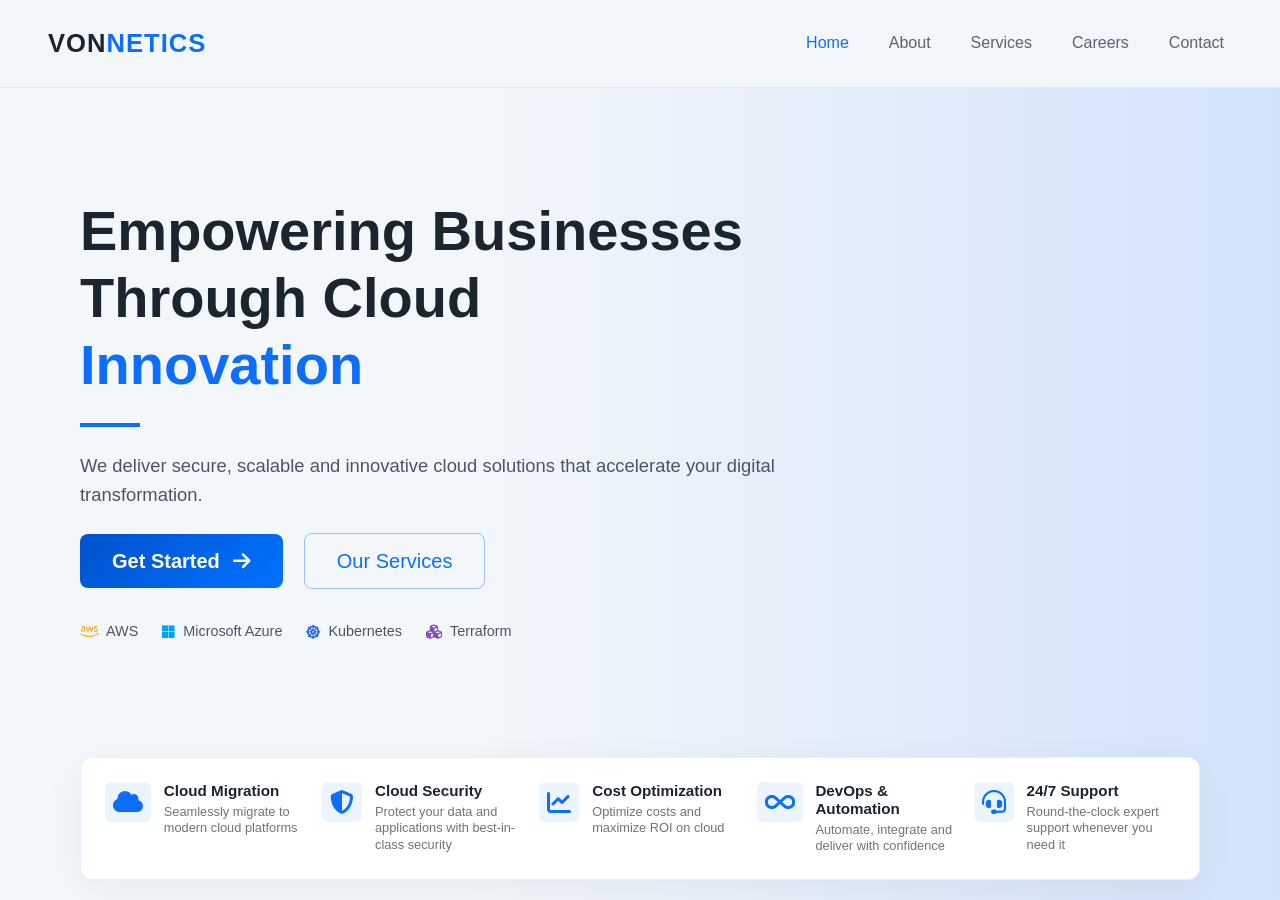
<file: index.html>
<!DOCTYPE html>
<html lang="en">
<head>
  <meta charset="UTF-8">
  <meta name="viewport" content="width=device-width, initial-scale=1.0">
  <title>Vonnetics | Premium Cloud Solutions</title>

  <link href="https://cdn.jsdelivr.net/npm/bootstrap@5.3.3/dist/css/bootstrap.min.css" rel="stylesheet">
  <link rel="stylesheet" href="https://cdnjs.cloudflare.com/ajax/libs/font-awesome/6.6.0/css/all.min.css">
  <link rel="stylesheet" href="/style.css">
</head>
<body>

<!-- Navbar -->
<nav class="navbar navbar-expand-lg navbar-light bg-white fixed-top">
  <div class="container-fluid px-5">

    <a class="navbar-brand fw-bold" href="/">
      VON<span>NETICS</span>
    </a>

    <button class="navbar-toggler"
            type="button"
            data-bs-toggle="collapse"
            data-bs-target="#navbar">
      <span class="navbar-toggler-icon"></span>
    </button>

    <div class="collapse navbar-collapse" id="navbar">
      <ul class="navbar-nav ms-auto">
        <li class="nav-item">
          <a class="nav-link active" href="/">Home</a>
        </li>
        <li class="nav-item">
          <a class="nav-link" href="/about">About</a>
        </li>
        <li class="nav-item">
          <a class="nav-link" href="/services">Services</a>
        </li>
        <li class="nav-item">
          <a class="nav-link" href="/careers">Careers</a>
        </li>
        <li class="nav-item">
          <a class="nav-link" href="/contact">Contact</a>
        </li>
      </ul>
    </div>

  </div>
</nav>

<!-- Hero Section -->
<section class="hero">

  <div class="container-fluid hero-inner-container">
    <div class="hero-content">


      <h1 class="hero-title">
        Empowering Businesses<br>
        Through Cloud<br>
        <span>Innovation</span>
      </h1>

      <div class="hero-line"></div>

      <p class="hero-text">
        We deliver secure, scalable and innovative cloud solutions
        that accelerate your digital transformation.
      </p>

      <div class="hero-buttons mt-4">
        <a href="/contact" class="btn btn-primary btn-lg me-3">
          Get Started
          <i class="fa-solid fa-arrow-right ms-2"></i>
        </a>

        <a href="/services" class="btn btn-outline-light btn-lg">
          Our Services
        </a>
      </div>

      <div class="tech-stack">
        <span>
          <i class="fa-brands fa-aws" style="color:#ff9900;"></i>
          AWS
        </span>

        <span>
          <i class="fa-brands fa-microsoft" style="color:#00a4ef;"></i>
          Microsoft Azure
        </span>

        <span>
          <i class="fa-solid fa-dharmachakra" style="color:#326ce5;"></i>
          Kubernetes
        </span>

        <span>
          <i class="fa-solid fa-cubes" style="color:#844fba;"></i>
          Terraform
        </span>
      </div>

    </div>
  </div>

  <!-- Bottom Features -->
  <div class="feature-container-block">

    <div class="feature-wrapper">

      <div class="feature-box">
        <i class="fa-solid fa-cloud"></i>
        <div>
          <h5>Cloud Migration</h5>
          <p>Seamlessly migrate to modern cloud platforms</p>
        </div>
      </div>

      <div class="feature-box">
        <i class="fa-solid fa-shield-halved"></i>
        <div>
          <h5>Cloud Security</h5>
          <p>Protect your data and applications with best-in-class security</p>
        </div>
      </div>

      <div class="feature-box">
        <i class="fa-solid fa-chart-line"></i>
        <div>
          <h5>Cost Optimization</h5>
          <p>Optimize costs and maximize ROI on cloud</p>
        </div>
      </div>

      <div class="feature-box">
        <i class="fa-solid fa-infinity"></i>
        <div>
          <h5>DevOps & Automation</h5>
          <p>Automate, integrate and deliver with confidence</p>
        </div>
      </div>

      <div class="feature-box">
        <i class="fa-solid fa-headset"></i>
        <div>
          <h5>24/7 Support</h5>
          <p>Round-the-clock expert support whenever you need it</p>
        </div>
      </div>

    </div>

  </div>

</section>

<script src="https://cdn.jsdelivr.net/npm/bootstrap@5.3.3/dist/js/bootstrap.bundle.min.js"></script>

</body>
</html>
</file>
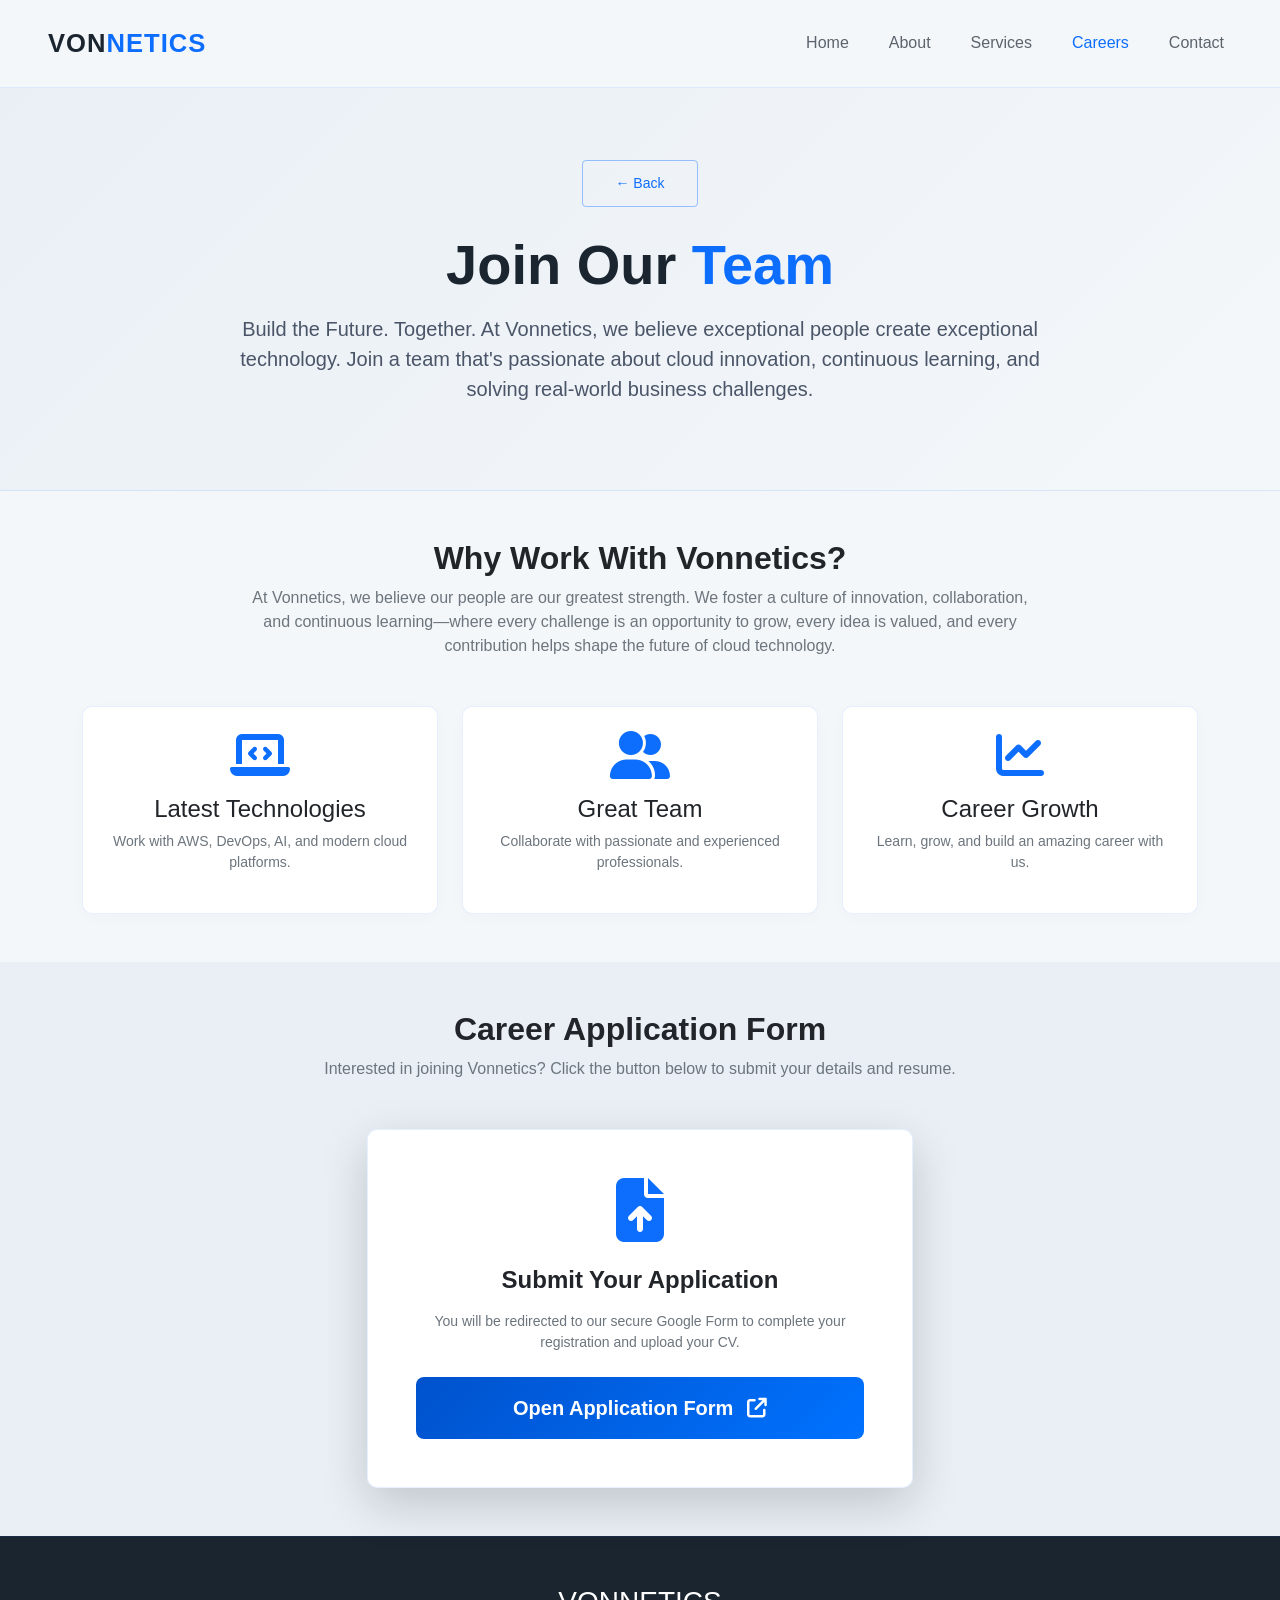
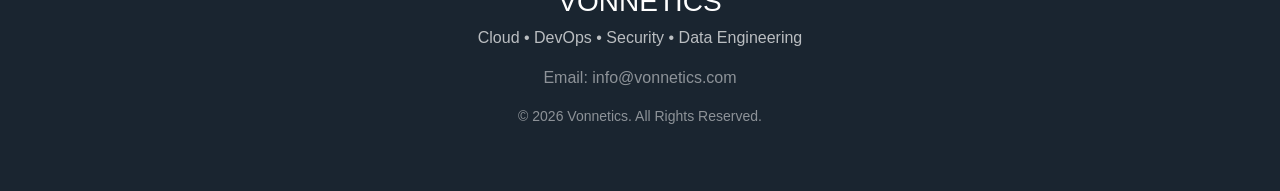
<file: careers.html>
<!DOCTYPE html>
<html lang="en">
<head>
  <meta charset="UTF-8">
  <meta name="viewport" content="width=device-width, initial-scale=1.0">
  <title>Careers | Vonnetics</title>
  <link href="https://cdn.jsdelivr.net/npm/bootstrap@5.3.3/dist/css/bootstrap.min.css" rel="stylesheet">
  <link rel="stylesheet" href="https://cdnjs.cloudflare.com/ajax/libs/font-awesome/6.6.0/css/all.min.css">
  <link rel="stylesheet" href="style.css">
</head>
<body>

<nav class="navbar navbar-expand-lg navbar-dark fixed-top">
  <div class="container-fluid px-5">
    <a class="navbar-brand fw-bold" href="index.html">VON<span>NETICS</span></a>
    <button class="navbar-toggler" type="button" data-bs-toggle="collapse" data-bs-target="#navbar">
      <span class="navbar-toggler-icon"></span>
    </button>
    <div class="collapse navbar-collapse" id="navbar">
      <ul class="navbar-nav ms-auto">
        <li class="nav-item"><a class="nav-link" href="index.html">Home</a></li>
        <li class="nav-item"><a class="nav-link" href="about.html">About</a></li>
        <li class="nav-item"><a class="nav-link" href="services.html">Services</a></li>
        <li class="nav-item"><a class="nav-link active" href="careers.html">Careers</a></li>
        <li class="nav-item"><a class="nav-link" href="contact.html">Contact</a></li>
      </ul>
    </div>
  </div>
</nav>

<section class="page-hero">
  <div class="container text-center">
    <button onclick="history.back()" class="btn btn-outline-light btn-sm mb-4">← Back</button>
    <h1 class="display-4 fw-bold">Join Our <span>Team</span></h1>
    <p class="lead text-secondary mx-auto mt-3" style="max-width: 850px;">
      Build the Future. Together. At Vonnetics, we believe exceptional people create exceptional technology. Join a team that's passionate about cloud innovation, continuous learning, and solving real-world business challenges.
    </p>
  </div>
</section>

<section class="py-5">
  <div class="container">
    <div class="text-center mb-5">
      <h2 class="fw-bold">Why Work With Vonnetics?</h2>
      <p class="text-secondary mx-auto" style="max-width: 800px;">At Vonnetics, we believe our people are our greatest strength. We foster a culture of innovation, collaboration, and continuous learning—where every challenge is an opportunity to grow, every idea is valued, and every contribution helps shape the future of cloud technology.</p>
    </div>
    <div class="row g-4">
      <div class="col-md-4"><div class="card p-4 text-center h-100"><i class="fa-solid fa-laptop-code fa-3x text-accent mb-3"></i><h4>Latest Technologies</h4><p class="text-secondary small">Work with AWS, DevOps, AI, and modern cloud platforms.</p></div></div>
      <div class="col-md-4"><div class="card p-4 text-center h-100"><i class="fa-solid fa-user-group fa-3x text-accent mb-3"></i><h4>Great Team</h4><p class="text-secondary small">Collaborate with passionate and experienced professionals.</p></div></div>
      <div class="col-md-4"><div class="card p-4 text-center h-100"><i class="fa-solid fa-chart-line fa-3x text-accent mb-3"></i><h4>Career Growth</h4><p class="text-secondary small">Learn, grow, and build an amazing career with us.</p></div></div>
    </div>
  </div>
</section>

<section class="py-5 bg-dark-section" id="apply">
  <div class="container text-center">
    <div class="mb-5">
      <h2 class="fw-bold">Career Application Form</h2>
      <p class="text-secondary">Interested in joining Vonnetics? Click the button below to submit your details and resume.</p>
    </div>
    <div class="row justify-content-center">
      <div class="col-lg-6 col-md-8">
        <div class="card p-5 shadow-lg">
          <i class="fa-solid fa-file-arrow-up fa-4x text-accent mb-4"></i>
          <h4 class="fw-bold mb-3">Submit Your Application</h4>
          <p class="text-secondary small mb-4">You will be redirected to our secure Google Form to complete your registration and upload your CV.</p>
          
          <a href="https://forms.gle/mF7UawhYgFwFZciPA" target="_blank" class="btn btn-primary btn-lg w-100 py-3">
            Open Application Form <i class="fa-solid fa-arrow-up-right-from-square ms-2"></i>
          </a>
        </div>
      </div>
    </div>
  </div>
</section>

<footer class="py-5">
  <div class="container text-center">
    <h3>VON<span>NETICS</span></h3>
    <p class="text-light-muted">Cloud • DevOps • Security • Data Engineering</p>
    <p class="text-secondary">Email: info@vonnetics.com</p>
    <p class="text-secondary small">© 2026 Vonnetics. All Rights Reserved.</p>
  </div>
</footer>

<script src="https://cdn.jsdelivr.net/npm/bootstrap@5.3.3/dist/js/bootstrap.bundle.min.js"></script>
</body>
</html>
</file>
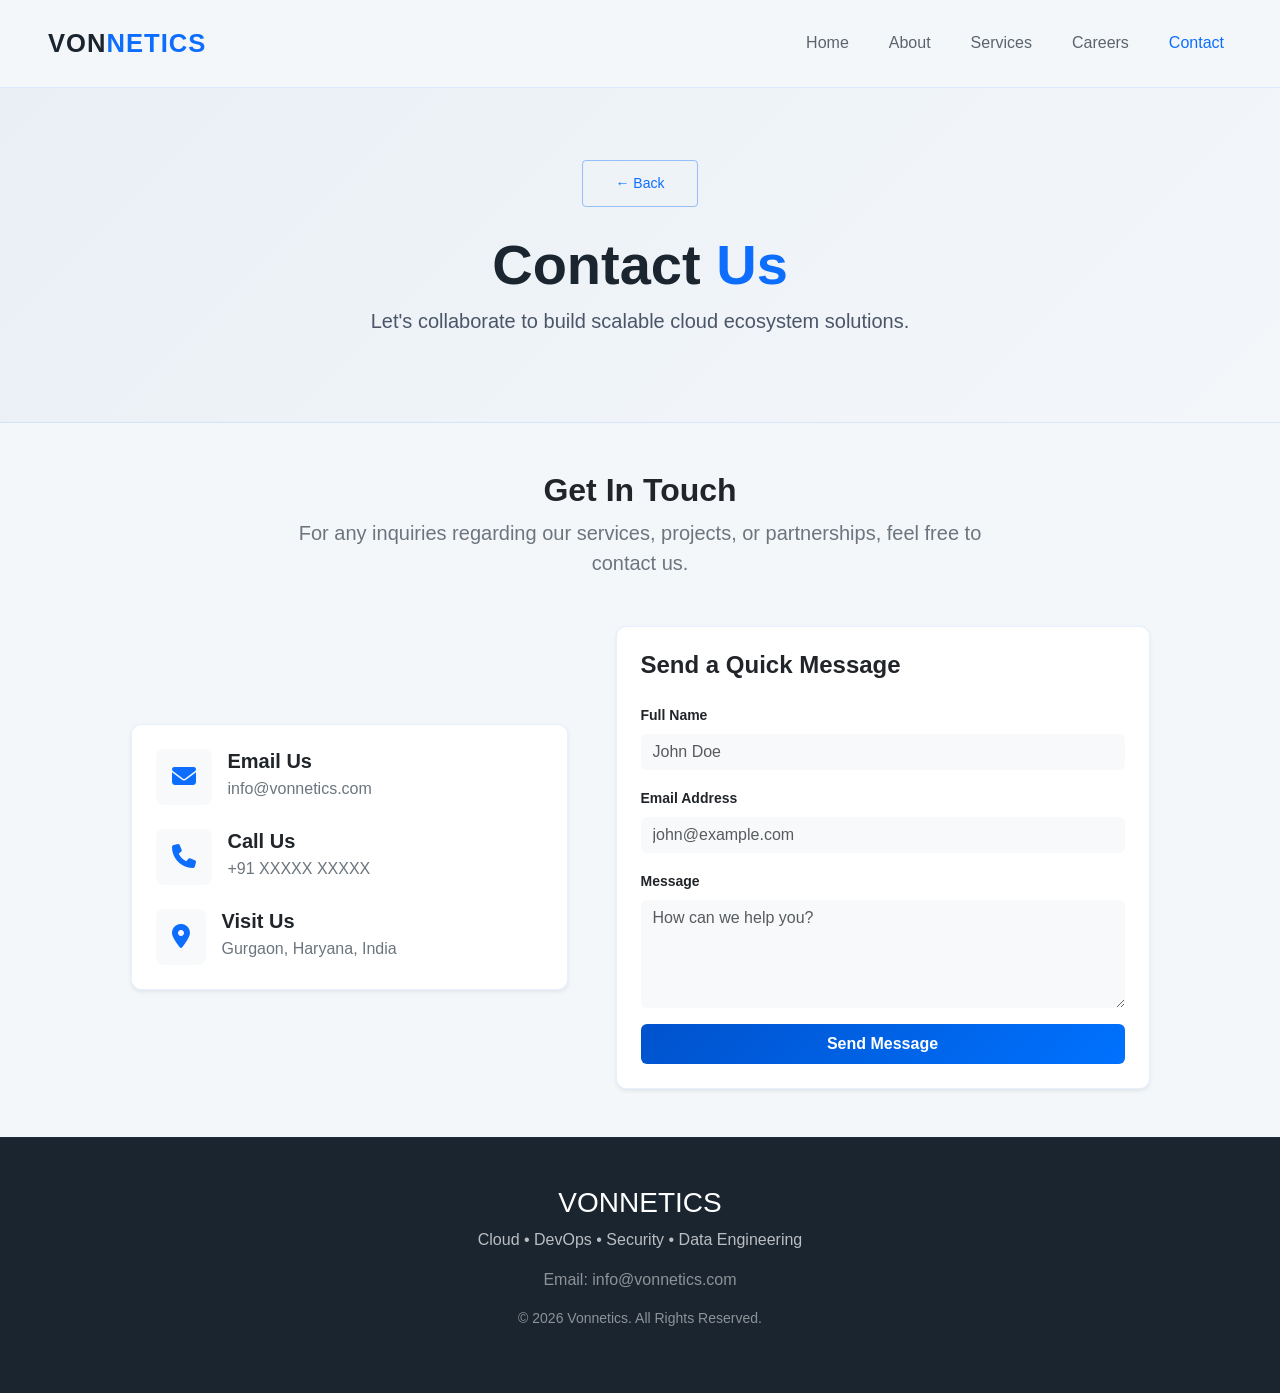
<file: contact.html>
<!DOCTYPE html>
<html lang="en">
<head>
  <meta charset="UTF-8">
  <meta name="viewport" content="width=device-width, initial-scale=1.0">
  <title>Contact | Vonnetics</title>

  <link href="https://cdn.jsdelivr.net/npm/bootstrap@5.3.3/dist/css/bootstrap.min.css" rel="stylesheet">
  <link rel="stylesheet" href="https://cdnjs.cloudflare.com/ajax/libs/font-awesome/6.6.0/css/all.min.css">
  <link rel="stylesheet" href="style.css">
</head>
<body>

<nav class="navbar navbar-expand-lg navbar-dark fixed-top">
  <div class="container-fluid px-5">
    <a class="navbar-brand fw-bold" href="index.html">VON<span>NETICS</span></a>

    <button class="navbar-toggler" type="button" data-bs-toggle="collapse" data-bs-target="#navbar">
      <span class="navbar-toggler-icon"></span>
    </button>

    <div class="collapse navbar-collapse" id="navbar">
      <ul class="navbar-nav ms-auto">
        <li class="nav-item"><a class="nav-link" href="index.html">Home</a></li>
        <li class="nav-item"><a class="nav-link" href="about.html">About</a></li>
        <li class="nav-item"><a class="nav-link" href="services.html">Services</a></li>
        <li class="nav-item"><a class="nav-link" href="careers.html">Careers</a></li>
        <li class="nav-item"><a class="nav-link active" href="contact.html">Contact</a></li>
      </ul>
    </div>
  </div>
</nav>

<section class="page-hero">
  <div class="container text-center text-white">
    <button onclick="history.back()" class="btn btn-outline-light btn-sm mb-4">
      ← Back
    </button>
    <h1 class="display-4 fw-bold">Contact <span>Us</span></h1>
    <p class="lead">
      Let's collaborate to build scalable cloud ecosystem solutions.
    </p>
  </div>
</section>

<section class="py-5">
  <div class="container">

    <div class="text-center mb-5">
      <h2 class="fw-bold text-dark">Get In Touch</h2>
      <p class="text-secondary lead mx-auto" style="max-width:700px;">
        For any inquiries regarding our services, projects, or partnerships,
        feel free to contact us.
      </p>
    </div>

    <div class="row g-5 justify-content-center align-items-center">

      <!-- Contact Info -->
      <div class="col-md-6 col-lg-5">
        <div class="card p-4 shadow-sm border-0 bg-white">

          <div class="d-flex align-items-start mb-4">
            <div class="bg-light p-3 rounded-3 me-3 text-accent">
              <i class="fa-solid fa-envelope fa-xl"></i>
            </div>
            <div>
              <h5 class="fw-bold mb-1 text-dark">Email Us</h5>
              <a href="mailto:info@vonnetics.com"
                 class="text-secondary text-decoration-none">
                info@vonnetics.com
              </a>
            </div>
          </div>

          <div class="d-flex align-items-start mb-4">
            <div class="bg-light p-3 rounded-3 me-3 text-accent">
              <i class="fa-solid fa-phone fa-xl"></i>
            </div>
            <div>
              <h5 class="fw-bold mb-1 text-dark">Call Us</h5>
              <span class="text-secondary">+91 XXXXX XXXXX</span>
            </div>
          </div>

          <div class="d-flex align-items-start">
            <div class="bg-light p-3 rounded-3 me-3 text-accent">
              <i class="fa-solid fa-location-dot fa-xl"></i>
            </div>
            <div>
              <h5 class="fw-bold mb-1 text-dark">Visit Us</h5>
              <span class="text-secondary">Gurgaon, Haryana, India</span>
            </div>
          </div>

        </div>
      </div>

      <!-- Contact Form -->
      <div class="col-md-6 col-lg-6">
        <div class="card p-4 shadow-sm border-0 bg-white">

          <h4 class="fw-bold mb-4 text-dark">
            Send a Quick Message
          </h4>

          <form action="https://api.web3forms.com/submit" method="POST">

            <input
              type="hidden"
              name="access_key"
              value="0398fa5c-4894-4f33-8d59-70c220531556"
            >

            <input
              type="hidden"
              name="subject"
              value="New Enquiry from Vonnetics Website"
            >

            <input
              type="hidden"
              name="from_name"
              value="Vonnetics"
            >

            <!-- Redirect after successful submission -->
            <input
              type="hidden"
              name="redirect"
              value="https://vonnetics.com/thank-you.html"
            >

            <!-- Spam protection -->
            <input
              type="checkbox"
              name="botcheck"
              style="display:none;"
            >

            <div class="mb-3">
              <label class="form-label small fw-bold text-dark">
                Full Name
              </label>
              <input
                type="text"
                name="name"
                class="form-control bg-light border-0"
                placeholder="John Doe"
                required
              >
            </div>

            <div class="mb-3">
              <label class="form-label small fw-bold text-dark">
                Email Address
              </label>
              <input
                type="email"
                name="email"
                class="form-control bg-light border-0"
                placeholder="john@example.com"
                required
              >
            </div>

            <div class="mb-3">
              <label class="form-label small fw-bold text-dark">
                Message
              </label>
              <textarea
                class="form-control bg-light border-0"
                name="message"
                rows="4"
                placeholder="How can we help you?"
                required
              ></textarea>
            </div>

            <button
              type="submit"
              class="btn btn-primary w-100 py-2 fw-bold">
              Send Message
            </button>

          </form>

        </div>
      </div>

    </div>

  </div>
</section>

<footer class="py-5">
  <div class="container text-center">
    <h3>VON<span>NETICS</span></h3>
    <p class="text-light-muted">
      Cloud • DevOps • Security • Data Engineering
    </p>
    <p class="text-secondary">
      Email: info@vonnetics.com
    </p>
    <p class="text-secondary small">
      © 2026 Vonnetics. All Rights Reserved.
    </p>
  </div>
</footer>

<script src="https://cdn.jsdelivr.net/npm/bootstrap@5.3.3/dist/js/bootstrap.bundle.min.js"></script>

</body>
</html>
</file>
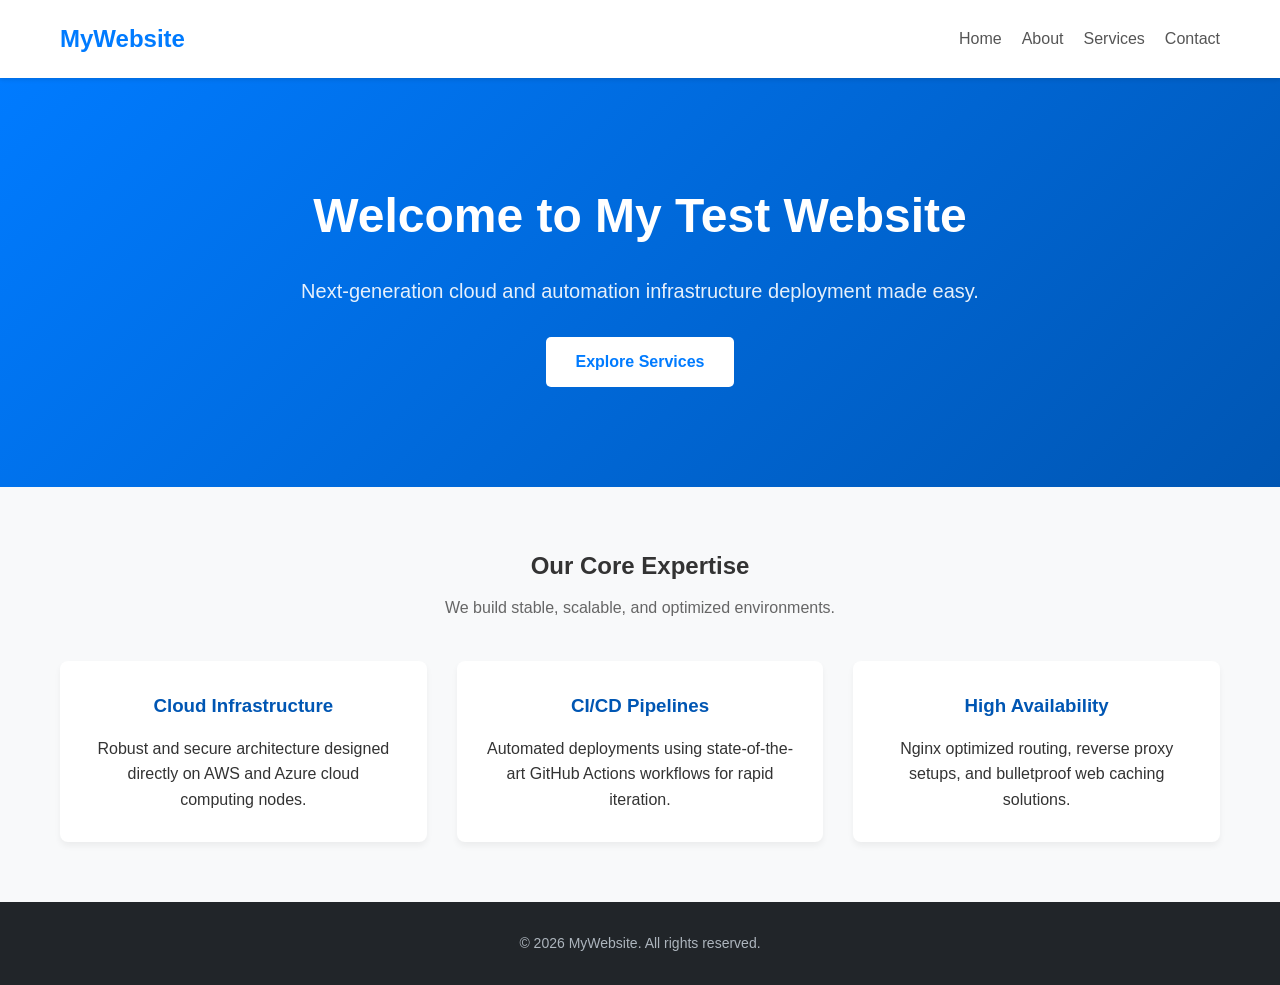
<file: home.html>
<!DOCTYPE html>
<html lang="en">
<head>
    <meta charset="UTF-8">
    <meta name="viewport" content="width=device-width, initial-scale=1.0">
    <title>Home | Test Website</title>
    <style>
        /* Basic Reset & Typography */
        * {
            margin: 0;
            padding: 0;
            box-sizing: border-box;
            font-family: 'Segoe UI', Tahoma, Geneva, Verdana, sans-serif;
        }

        body {
            background-color: #f8f9fa;
            color: #333;
            line-height: 1.6;
        }

        /* Navigation Bar */
        header {
            background-color: #ffffff;
            box-shadow: 0 2px 4px rgba(0,0,0,0.1);
            position: sticky;
            top: 0;
            z-index: 1000;
        }

        .nav-container {
            max-width: 1200px;
            margin: 0 auto;
            display: flex;
            justify-content: space-between;
            align-items: center;
            padding: 20px;
        }

        .logo {
            font-size: 24px;
            font-weight: bold;
            color: #007bff;
            text-decoration: none;
        }

        .nav-links {
            list-style: none;
            display: flex;
            gap: 20px;
        }

        .nav-links a {
            text-decoration: none;
            color: #555;
            font-weight: 500;
            transition: color 0.3s;
        }

        .nav-links a:hover {
            color: #007bff;
        }

        /* Hero Section */
        .hero {
            background: linear-gradient(135deg, #007bff 0%, #0056b3 100%);
            color: white;
            text-align: center;
            padding: 100px 20px;
        }

        .hero h1 {
            font-size: 48px;
            margin-bottom: 20px;
        }

        .hero p {
            font-size: 20px;
            margin-bottom: 30px;
            opacity: 0.9;
        }

        .btn {
            display: inline-block;
            background-color: #ffffff;
            color: #007bff;
            padding: 12px 30px;
            text-decoration: none;
            font-weight: bold;
            border-radius: 5px;
            transition: transform 0.3s, box-shadow 0.3s;
        }

        .btn:hover {
            transform: translateY(-2px);
            box-shadow: 0 4px 10px rgba(0,0,0,0.2);
        }

        /* Content Section */
        .main-content {
            max-width: 1200px;
            margin: 60px auto;
            padding: 0 20px;
        }

        .services {
            display: grid;
            grid-template-columns: repeat(auto-fit, minmax(300px, 1fr));
            gap: 30px;
            margin-top: 40px;
        }

        .card {
            background: white;
            padding: 30px;
            border-radius: 8px;
            box-shadow: 0 4px 6px rgba(0,0,0,0.05);
            text-align: center;
        }

        .card h3 {
            margin-bottom: 15px;
            color: #0056b3;
        }

        /* Footer */
        footer {
            background-color: #212529;
            color: #white;
            text-align: center;
            padding: 30px 20px;
            margin-top: 60px;
            color: #adb5bd;
            font-size: 14px;
        }
    </style>
</head>
<body>

    <!-- Header Navigation -->
    <header>
        <nav class="nav-container">
            <a href="home" class="logo">MyWebsite</a>
            <ul class="nav-links">
                <li><a href="home">Home</a></li>
                <li><a href="about">About</a></li>
                <li><a href="services">Services</a></li>
                <li><a href="contact">Contact</a></li>
            </ul>
        </nav>
    </header>

    <!-- Hero Showcase -->
    <section class="hero">
        <h1>Welcome to My Test Website</h1>
        <p>Next-generation cloud and automation infrastructure deployment made easy.</p>
        <a href="services" class="btn">Explore Services</a>
    </section>

    <!-- Features Grid -->
    <main class="main-content">
        <h2 style="text-align: center; margin-bottom: 10px;">Our Core Expertise</h2>
        <p style="text-align: center; color: #666;">We build stable, scalable, and optimized environments.</p>
        
        <div class="services">
            <div class="card">
                <h3>Cloud Infrastructure</h3>
                <p>Robust and secure architecture designed directly on AWS and Azure cloud computing nodes.</p>
            </div>
            <div class="card">
                <h3>CI/CD Pipelines</h3>
                <p>Automated deployments using state-of-the-art GitHub Actions workflows for rapid iteration.</p>
            </div>
            <div class="card">
                <h3>High Availability</h3>
                <p>Nginx optimized routing, reverse proxy setups, and bulletproof web caching solutions.</p>
            </div>
        </div>
    </main>

    <!-- Footer -->
    <footer>
        <p>&copy; 2026 MyWebsite. All rights reserved.</p>
    </footer>

</body>
</html>
</file>
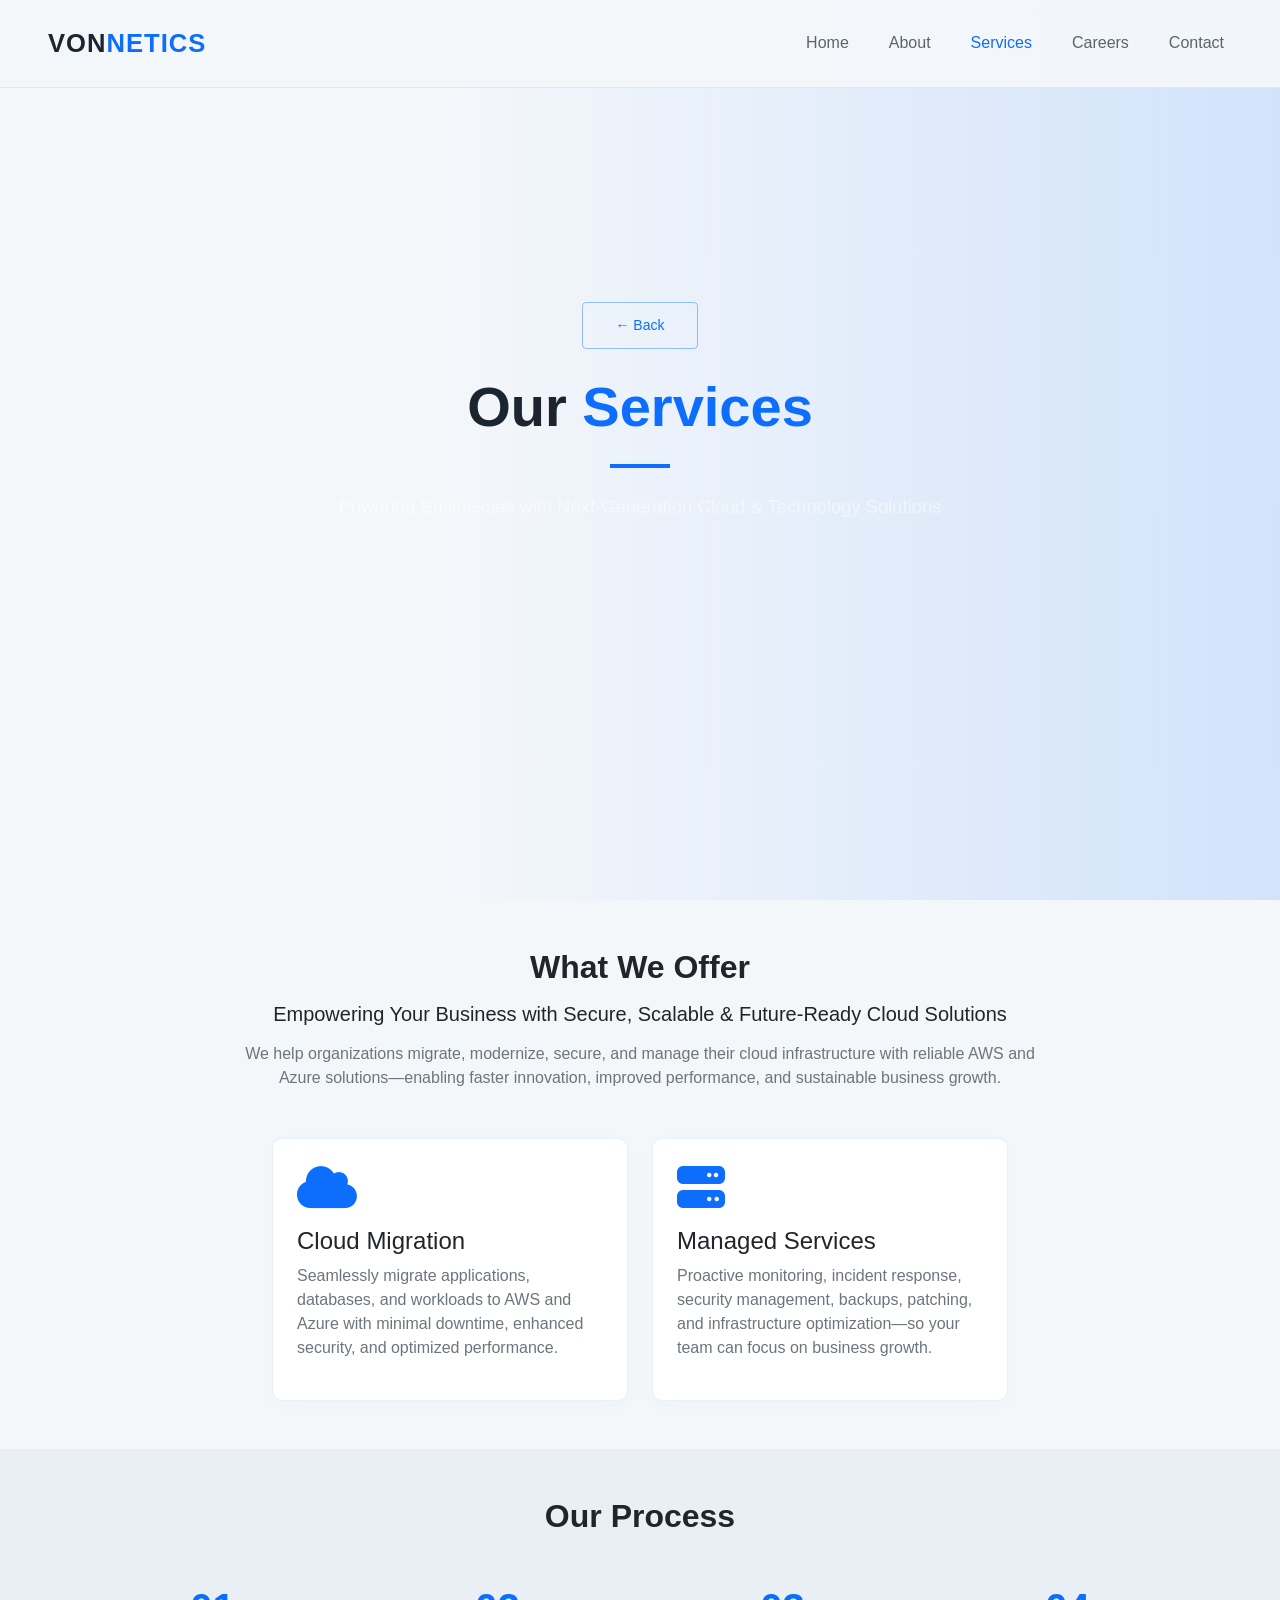
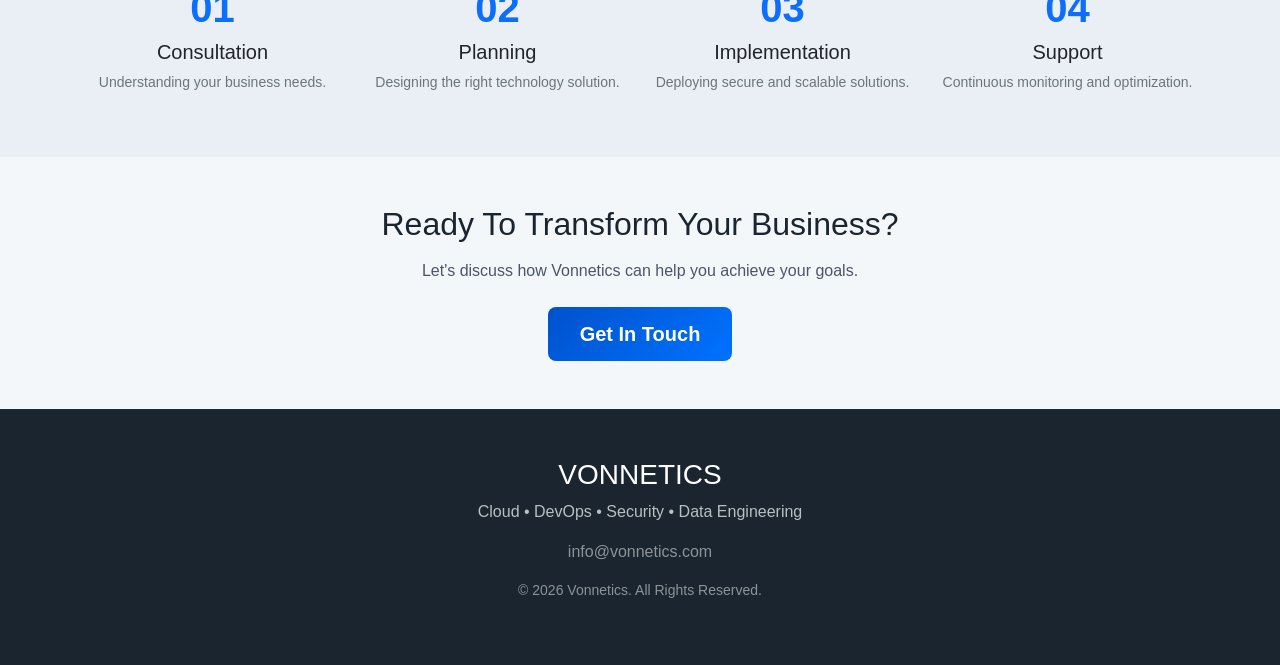
<file: services.html>
<!DOCTYPE html>
<html lang="en">
<head>
  <meta charset="UTF-8">
  <meta name="viewport" content="width=device-width, initial-scale=1.0">
  <title>Services | Vonnetics</title>
  <link href="https://cdn.jsdelivr.net/npm/bootstrap@5.3.3/dist/css/bootstrap.min.css" rel="stylesheet">
  <link rel="stylesheet" href="https://cdnjs.cloudflare.com/ajax/libs/font-awesome/6.6.0/css/all.min.css">
  <link rel="stylesheet" href="style.css">
</head>
<body>

<nav class="navbar navbar-expand-lg navbar-dark fixed-top">
  <div class="container-fluid px-5">
    <a class="navbar-brand fw-bold" href="/">VON<span>NETICS</span></a>

    <button class="navbar-toggler" type="button" data-bs-toggle="collapse" data-bs-target="#navbar">
      <span class="navbar-toggler-icon"></span>
    </button>

    <div class="collapse navbar-collapse" id="navbar">
      <ul class="navbar-nav ms-auto">
        <li class="nav-item"><a class="nav-link" href="/">Home</a></li>
        <li class="nav-item"><a class="nav-link" href="/about">About</a></li>
        <li class="nav-item"><a class="nav-link active" href="/services">Services</a></li>
        <li class="nav-item"><a class="nav-link" href="/careers">Careers</a></li>
        <li class="nav-item"><a class="nav-link" href="/contact">Contact</a></li>
      </ul>
    </div>
  </div>
</nav>

<section class="hero text-center text-white py-5 d-flex align-items-center">
  <div class="container hero-inner-container">
    <div class="hero-content mx-auto">
      <button onclick="history.back()" class="btn btn-outline-light btn-sm mb-4">← Back</button>
      <h1 class="hero-title">Our <span>Services</span></h1>
      <div class="hero-line mx-auto"></div>
      <p class="hero-text text-white-50 mt-3">Powering Businesses with Next-Generation Cloud & Technology Solutions</p>
    </div>
  </div>
</section>

<section class="py-5">
  <div class="container">
    <div class="text-center mb-5">
      <h2 class="section-title fw-bold mb-3">What We Offer</h2>
      <h5 class="text-dark mb-3">Empowering Your Business with Secure, Scalable &amp; Future-Ready Cloud Solutions</h5>
      <p class="text-secondary mx-auto" style="max-width: 800px;">
        We help organizations migrate, modernize, secure, and manage their cloud infrastructure with reliable AWS and Azure solutions—enabling faster innovation, improved performance, and sustainable business growth.
      </p>
    </div>

    <div class="row g-4 justify-content-center">
      <div class="col-lg-4 col-md-6">
        <div class="card h-100 p-4">
          <i class="fa-solid fa-cloud fa-3x text-accent mb-3"></i>
          <h4>Cloud Migration</h4>
          <p class="text-secondary">
            Seamlessly migrate applications, databases, and workloads to AWS and Azure with minimal downtime, enhanced security, and optimized performance.
          </p>
        </div>
      </div>

      <div class="col-lg-4 col-md-6">
        <div class="card h-100 p-4">
          <i class="fa-solid fa-server fa-3x text-accent mb-3"></i>
          <h4>Managed Services</h4>
          <p class="text-secondary">
            Proactive monitoring, incident response, security management, backups, patching, and infrastructure optimization—so your team can focus on business growth.
          </p>
        </div>
      </div>
    </div>
  </div>
</section>

<section class="py-5 bg-dark-section">
  <div class="container">
    <div class="text-center mb-5">
      <h2 class="section-title fw-bold">Our Process</h2>
    </div>

    <div class="row text-center g-4">
      <div class="col-md-3">
        <h1 class="text-accent fw-bold">01</h1>
        <h5>Consultation</h5>
        <p class="text-secondary small">Understanding your business needs.</p>
      </div>

      <div class="col-md-3">
        <h1 class="text-accent fw-bold">02</h1>
        <h5>Planning</h5>
        <p class="text-secondary small">Designing the right technology solution.</p>
      </div>

      <div class="col-md-3">
        <h1 class="text-accent fw-bold">03</h1>
        <h5>Implementation</h5>
        <p class="text-secondary small">Deploying secure and scalable solutions.</p>
      </div>

      <div class="col-md-3">
        <h1 class="text-accent fw-bold">04</h1>
        <h5>Support</h5>
        <p class="text-secondary small">Continuous monitoring and optimization.</p>
      </div>
    </div>
  </div>
</section>

<section class="cta py-5 text-center">
  <div class="container text-white">
    <h2>Ready To Transform Your Business?</h2>
    <p class="mt-3 text-light-muted">Let's discuss how Vonnetics can help you achieve your goals.</p>
    <a href="/contact" class="btn btn-primary btn-lg mt-2">Get In Touch</a>
  </div>
</section>

<footer class="py-5">
  <div class="container text-center">
    <h3>VON<span>NETICS</span></h3>
    <p class="text-light-muted">Cloud • DevOps • Security • Data Engineering</p>
    <p class="text-secondary">info@vonnetics.com</p>
    <p class="text-secondary small">© 2026 Vonnetics. All Rights Reserved.</p>
  </div>
</footer>

<script src="https://cdn.jsdelivr.net/npm/bootstrap@5.3.3/dist/js/bootstrap.bundle.min.js"></script>
</body>
</html>
</file>
<file: style.css>
/* ==========================================================================
   Vonnetics Unified Master Premium CSS (Modern Light Slate/Blue Theme)
   ========================================================================== */

:root {
    --primary-blue: #0d6efd;
    --accent-blue: #0072ff;
    --dark-bg: #f4f7fa;             /* Light Slate background */
    --dark-section-bg: #e9eff5;     /* Halka dark section variation */
    --border-color: rgba(13, 110, 253, 0.1); /* Soft blue borders */
    --card-bg: #ffffff;             /* Saare cards ab clean white hain */
}

body {
    font-family: 'Segoe UI', Roboto, Helvetica, Arial, sans-serif;
    background-color: var(--dark-bg);
    color: #212529;                 /* Light bg ke liye dark text */
    margin: 0;
    padding: 0;
    overflow-x: hidden;
}

/* --- Global Navbar Setup --- */
.navbar {
    background-color: rgba(244, 247, 250, 0.95) !important; /* Light transparent look */
    backdrop-filter: blur(12px);
    -webkit-backdrop-filter: blur(12px);
    border-bottom: 1px solid var(--border-color);
    padding: 1.2rem 0;
    z-index: 9999;
}

.navbar-brand {
    font-size: 1.6rem;
    letter-spacing: 1px;
    color: #1a2530 !important;       /* Dark color brand name ke liye */
}

.navbar-brand span {
    color: var(--primary-blue);
}

.nav-link {
    color: rgba(26, 37, 48, 0.7) !important; /* Darker nav links */
    font-weight: 500;
    margin-left: 1.5rem;
    transition: color 0.3s ease;
}

.nav-link:hover, .nav-link.active {
    color: var(--primary-blue) !important;
}

/* --- Hero Layout Configuration --- */
.hero {
    background: linear-gradient(to right, rgba(244, 247, 250, 0.95) 35%, rgba(13, 110, 253, 0.15) 100%), 
                url('https://images.unsplash.com/photo-1451187580459-43490279c0fa?w=1920') no-repeat center center/cover;
    min-height: 100vh;
    width: 100vw;
    position: relative;
    display: flex;
    flex-direction: column;
    justify-content: center;
    box-sizing: border-box;
}

.hero-inner-container {
    padding: 120px 5rem 180px 5rem; /* Dynamic padding to protect bottom absolute features */
}

/* --- Internal Pages Shared Hero Banner --- */
.page-hero {
    background: linear-gradient(135deg, #e9eff5 0%, #f4f7fa 100%);
    border-bottom: 1px solid var(--border-color);
    padding: 160px 0 70px 0;
}

.page-hero h1 {
    color: #1a2530 !important;
}

.page-hero h1 span {
    color: var(--primary-blue);
}

.page-hero p {
    color: #4a5568 !important;
}

/* --- Content Typo Framework --- */
.hero-content { max-width: 750px; }
.hero-subtitle { font-size: 0.85rem; letter-spacing: 3px; color: var(--primary-blue); display: block; margin-bottom: 1rem; }
.hero-title { font-size: 3.5rem; font-weight: 800; line-height: 1.2; color: #1a2530; }
.hero-title span { color: var(--primary-blue); }
.hero-line { width: 60px; height: 4px; background-color: var(--primary-blue); margin: 1.5rem 0; }
.hero-text { font-size: 1.15rem; color: #4a5568; line-height: 1.6; }

/* Section Utilities */
.bg-dark-section {
    background-color: var(--dark-section-bg);
}

.text-accent {
    color: var(--primary-blue) !important;
}

.text-light-muted {
    color: #4a5568;
}

.text-secondary {
    color: #6c757d !important;
}

.text-white h2, .text-white h1 {
    color: #1a2530 !important;
}

/* --- Interactive Premium Grid Panels --- */
.card {
    background-color: var(--card-bg) !important;
    border: 1px solid var(--border-color) !important;
    color: #212529 !important;
    border-radius: 10px !important;
    box-shadow: 0 4px 20px rgba(0, 0, 0, 0.02);
    transition: transform 0.3s cubic-bezier(0.4, 0, 0.2, 1), border-color 0.3s ease, box-shadow 0.3s ease !important;
}

.card:hover {
    transform: translateY(-6px) !important;
    border-color: rgba(13, 110, 253, 0.3) !important;
    box-shadow: 0 10px 30px rgba(13, 110, 253, 0.08) !important;
}

.custom-img {
    border: 1px solid var(--border-color);
    filter: brightness(1);
}

/* --- Buttons Design --- */
.btn-primary {
    background: linear-gradient(135deg, #0052cc 0%, #0072ff 100%);
    border: none !important;
    padding: 0.75rem 2rem;
    font-weight: 600;
    color: #ffffff !important;
}

.btn-outline-light {
    border: 1px solid rgba(13, 110, 253, 0.4);
    color: var(--primary-blue) !important;
    padding: 0.75rem 2rem;
}

.btn-outline-light:hover {
    background-color: var(--primary-blue);
    color: #ffffff !important;
}

/* --- Tech Pill Badges --- */
.tech-stack { margin-top: 2rem; display: flex; gap: 1.5rem; flex-wrap: wrap; }
.tech-stack span { font-size: 0.9rem; color: #4a5568; display: inline-flex; align-items: center; gap: 0.5rem; }

/* --- Absolute Layout Fix for Bottom Feature Panels --- */
.feature-container-block {
    position: absolute;
    bottom: 20px;
    left: 0;
    width: 100%;
    padding: 0 5rem;
    box-sizing: border-box;
}

.feature-wrapper {
    display: flex !important;
    flex-direction: row !important;
    justify-content: space-between;
    gap: 1rem;
    background: #ffffff;
    border: 1px solid var(--border-color);
    border-radius: 12px;
    padding: 1.5rem;
    backdrop-filter: blur(10px);
    box-shadow: 0 10px 40px rgba(0, 0, 0, 0.05);
}

.feature-box {
    display: flex;
    gap: 0.8rem;
    align-items: flex-start;
    flex: 1;
}

.feature-box i {
    font-size: 1.5rem;
    color: var(--primary-blue);
    background: rgba(13, 110, 253, 0.08);
    padding: 0.5rem;
    border-radius: 6px;
}

.feature-box h5 { font-size: 0.95rem; margin-bottom: 0.2rem; font-weight: 600; color: #1a2530; }
.feature-box p { font-size: 0.8rem; color: #6c757d; margin: 0; line-height: 1.3; }

/* --- Accordions & Maps styling --- */
.accordion-item {
    background-color: var(--card-bg) !important;
    border: 1px solid var(--border-color) !important;
    color: #212529 !important;
}

.accordion-button {
    background-color: transparent !important;
    color: #1a2530 !important;
}

.accordion-button:not(.collapsed) {
    color: var(--primary-blue) !important;
    box-shadow: none !important;
    background-color: var(--dark-section-bg) !important;
}

.map-clean iframe {
    filter: none;
    border: 1px solid var(--border-color);
    border-radius: 10px;
}

/* --- Footer Area --- */
footer {
    background-color: #1a2530 !important;
    border-top: 1px solid var(--border-color);
    color: rgba(255, 255, 255, 0.6);
}

footer h3, footer h3 span {
    color: #ffffff !important;
}

footer .text-light-muted {
    color: rgba(255, 255, 255, 0.7) !important;
}

footer .text-secondary {
    color: rgba(255, 255, 255, 0.5) !important;
}


/* ==========================================================================
   CLEAN & FLUID RESPONSIVE MEDIA QUERIES (Mobile, Tablet, Laptop, Desktop)
   ========================================================================== */

/* --- 1. Large Laptops / Tablets (Landscape) --- */
@media (max-width: 1200px) {
    .hero {
        height: auto;
        min-height: 100vh;
    }
    .hero-inner-container {
        padding: 140px 3rem 40px 3rem; /* Changed bottom padding to remove absolute overlapping */
    }
    .hero-title {
        font-size: 3.2rem; /* Clean reduction from 3.5rem */
    }
    .feature-container-block {
        position: relative; /* Pulled out of absolute positioning safely */
        bottom: 0;
        padding: 0 3rem;
        margin-top: 2rem;
        margin-bottom: 3rem;
    }
    .feature-wrapper {
        flex-direction: row !important; /* Keep items side-by-side on medium screens */
        flex-wrap: wrap;
    }
    .feature-box {
        flex: 1 1 45%; /* Wrap into neat 2x2 grid if space runs out */
    }
}

/* --- 2. Small Tablets & iPad (Portrait) --- */
@media (max-width: 992px) {
    .hero-title {
        font-size: 2.8rem;
    }
    .feature-wrapper {
        flex-direction: column !important; /* Stack vertical when layout gets tight */
        gap: 1.5rem;
    }
    .feature-box {
        width: 100%;
    }
}

/* --- 3. Standard & Small Mobile Screens --- */
@media (max-width: 768px) {
    .navbar {
        padding: 0.8rem 0;
    }
    .navbar-brand {
        font-size: 1.4rem;
    }
    .hero-inner-container {
        padding: 120px 1.5rem 30px 1.5rem !important;
    }
    .hero-title {
        font-size: 2.2rem !important; /* Resizes dynamically so it never clips out of mobile boundaries */
        line-height: 1.2;
    }
    .hero-text {
        font-size: 1rem;
    }
    /* Buttons expand full-width on mobile viewports for easy thumb-tapping */
    .hero-buttons {
        display: flex;
        flex-direction: column;
        gap: 12px;
        margin-top: 25px;
    }
    .hero-buttons .btn {
        width: 100%;
        margin-right: 0 !important;
    }
    .tech-stack {
        gap: 10px;
    }
    .feature-container-block {
        padding: 0 1.5rem;
        margin-top: 1.5rem;
    }
    .page-hero {
        padding: 120px 1.5rem 40px;
    }
    .page-hero h1 {
        font-size: 2rem;
    }
}
</file>
